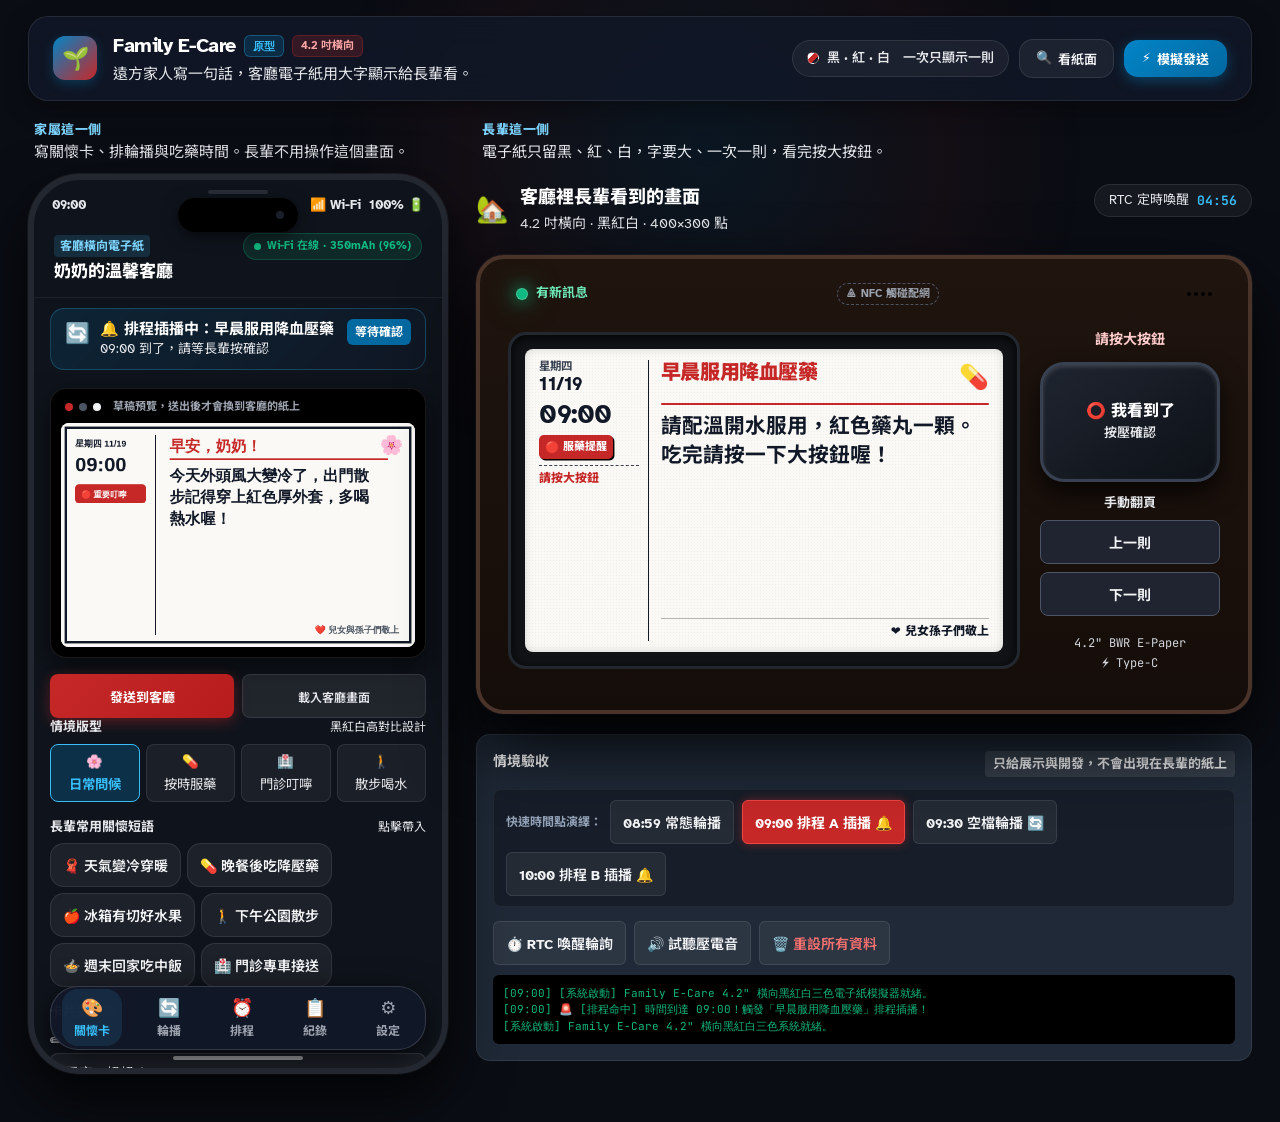
<file: index.html>
<!DOCTYPE html>
<html lang="zh-TW">
<head>
  <meta charset="UTF-8">
  <meta name="viewport" content="width=device-width, initial-scale=1.0">
  <meta http-equiv="Cache-Control" content="no-cache, no-store, must-revalidate">
  <meta http-equiv="Pragma" content="no-cache">
  <meta http-equiv="Expires" content="0">
  <title>Family E-Care — 遠端家庭關懷電子紙系統 (4.2" 黑紅白橫向版)</title>
  
  <!-- UI/UX Pro Max 規範：引入無障礙 Atkinson Hyperlegible 與 Noto Sans TC -->
  <link rel="preconnect" href="https://fonts.googleapis.com">
  <link rel="preconnect" href="https://fonts.gstatic.com" crossorigin>
  <link href="https://fonts.googleapis.com/css2?family=Atkinson+Hyperlegible:ital,wght@0,400;0,700;1,400;1,700&family=Noto+Sans+TC:wght@400;500;700;900&family=JetBrains+Mono:wght@500;700&display=swap" rel="stylesheet">
  <link rel="icon" href="favicon.svg" type="image/svg+xml">
  <link rel="icon" href="favicon.ico" sizes="32x32">
  <link rel="stylesheet" href="style.css?v=3.3">
</head>
<body>
  <a class="skip-link" href="#main-content">跳到主要內容</a>
  <div class="ambient-glow-bg"></div>

  <div class="layout-container">
    <!-- 頂端導航列 (依照 ui-ux-pro-max 規範：Accessible & High Contrast) -->
    <header class="navbar">
      <div class="brand">
        <div class="brand-logo-gem">
          <span class="logo-emoji">🌱</span>
        </div>
        <div class="brand-text">
          <div class="brand-badge-line">
            <h1>Family E-Care</h1>
            <span class="tag-version">原型</span>
            <span class="tag-spec">4.2 吋橫向</span>
          </div>
          <p class="subtext">遠方家人寫一句話，客廳電子紙用大字顯示給長輩看。</p>
        </div>
      </div>

      <div class="nav-controls">
        <p class="eink-spec-capsule">
          <span class="dot-tri-bwr" aria-hidden="true"></span>
          <span class="capsule-text">黑 · 紅 · 白　一次只顯示一則</span>
        </p>

        <div class="nav-actions">
          <button type="button" id="btnZoomToggle" class="btn-glass" title="放大檢視紙面與黑紅墨水">
            <span class="icon" aria-hidden="true">🔍</span> 看紙面
          </button>

          <button type="button" id="btnQuickDemo" class="btn-glow-primary">
            <span class="btn-spark" aria-hidden="true">⚡</span> 模擬發送
          </button>
        </div>
      </div>
    </header>

    <!-- 主展示工作區：左側現代手機 App + 右側客廳電子紙精品實體機 -->
    <main class="workspace" id="main-content" tabindex="-1">
      
      <!-- ========================================================= -->
      <!-- 視圖 A: 遠端子女端手機 App (iPhone 16 Pro 旗艦質感外框)    -->
      <!-- ========================================================= -->
      <section class="audience-column" aria-labelledby="family-app-heading">
        <div class="audience-heading">
          <p class="panel-kicker" id="family-app-heading">家屬這一側</p>
          <p class="panel-lead">寫關懷卡、排輪播與吃藥時間。長輩不用操作這個畫面。</p>
        </div>
      <div class="phone-frame">
        <div class="phone-speaker-earpiece"></div>

        <!-- 動態島 (Dynamic Island) 交互中心 -->
        <div class="dynamic-island-container">
          <div class="dynamic-island" id="dynamicIsland">
            <div class="di-idle">
              <span class="di-camera"></span>
            </div>
            <!-- 動態島展開時內容 -->
            <div class="di-expanded" id="diExpanded">
              <div class="di-avatar">👵</div>
              <div class="di-text">
                <span class="di-title" id="diTitle">客廳 E-Care 已收到</span>
                <span class="di-desc" id="diDesc">長輩按下了「我看到了」！</span>
              </div>
              <span class="di-badge" id="diBadge">已確認</span>
            </div>
          </div>
        </div>

        <!-- 手機頂部狀態列 -->
        <div class="status-bar">
          <span class="status-time" id="virtualPhoneClock">09:00</span>
          <div class="status-icons">
            <span class="signal-bar"><i></i><i></i><i></i><i></i></span>
            <span class="wifi-icon">📶 Wi-Fi</span>
            <span class="battery-icon">100% 🔋</span>
          </div>
        </div>

        <!-- App 頂部客廳識別資訊 -->
        <div class="app-top-header">
          <div class="app-room-info">
            <span class="room-pill">客廳橫向電子紙</span>
            <h2>奶奶的溫馨客廳</h2>
          </div>
          <div class="device-live-pill" id="appConnStatus">
            <span class="live-pulse"></span>
            <span>Wi-Fi 在線 · 350mAh (96%)</span>
          </div>
        </div>

        <!-- 當前運作模式即時指示徽章 -->
        <div class="mode-status-banner" id="modeStatusBanner">
          <div class="mode-badge-left">
            <span class="mode-icon-pulse" id="modeIconPulse">🔄</span>
            <div>
              <div class="mode-title" id="modeBannerTitle">智慧混合模式：常態輪播中</div>
              <div class="mode-detail" id="modeBannerDetail">指定 3 則常態訊息輪播中 · 等待 09:00 排程插播</div>
            </div>
          </div>
          <span class="mode-chip-status" id="modeChipStatus">運作中</span>
        </div>

        <!-- App 主體滾動內容區域 -->
        <div class="phone-scroll-body">

          <!-- -------------------------------------------------------- -->
          <!-- 分頁 1: 關懷卡視覺設計工作坊 (橫向黑紅白畫布)           -->
          <!-- -------------------------------------------------------- -->
          <div id="tab-designer" class="tab-content active">
            
            <!-- 即時畫布預覽展台 (橫向 600x380 映射) -->
            <div class="card-stage-container">
              <div class="card-stage-shadow"></div>
              <div class="canvas-mount landscape-mount">
                <div class="canvas-header-decor">
                  <span class="dot-red"></span>
                  <span class="dot-black"></span>
                  <span class="dot-white"></span>
                  <span class="mount-label">草稿預覽，送出後才會換到客廳的紙上</span>
                </div>
                <div class="canvas-wrapper-landscape">
                  <canvas id="designerCanvas" width="600" height="380"></canvas>
                </div>
              </div>
              
              <!-- 畫布快捷動作列 (不用滾動到底部即可隨時發送或同步) -->
              <div class="canvas-action-toolbar">
                <button type="button" id="btnQuickSend" class="btn-tool-send">發送到客廳</button>
                <button type="button" id="btnSyncFromDevice" class="btn-tool-sync">載入客廳畫面</button>
              </div>
            </div>

            <!-- 設計器控制面板 -->
            <div class="studio-panel">

              <!-- 版型情境選擇 -->
              <div class="form-section">
                <div class="section-label-row">
                  <label class="studio-label">情境版型</label>
                  <span class="label-hint">黑紅白高對比設計</span>
                </div>
                <div class="template-chips" id="templateSelector">
                  <button class="chip-btn active" data-tpl="greeting">
                    <span class="chip-icon">🌸</span>
                    <span class="chip-text">日常問候</span>
                  </button>
                  <button class="chip-btn" data-tpl="medicine">
                    <span class="chip-icon">💊</span>
                    <span class="chip-text">按時服藥</span>
                  </button>
                  <button class="chip-btn" data-tpl="calendar">
                    <span class="chip-icon">🏥</span>
                    <span class="chip-text">門診叮嚀</span>
                  </button>
                  <button class="chip-btn" data-tpl="walk">
                    <span class="chip-icon">🚶</span>
                    <span class="chip-text">散步喝水</span>
                  </button>
                </div>
              </div>

              <!-- 常用關懷短語庫 -->
              <div class="form-section">
                <div class="section-label-row">
                  <label class="studio-label">長輩常用關懷短語</label>
                  <span class="label-hint">點擊帶入</span>
                </div>
                <div class="phrase-bubbles" id="quickPhrases">
                  <button class="bubble" data-text="今天外頭風大變冷了，出門記得穿上紅色厚外套，多喝溫熱水喔！🌸" data-title="天氣轉涼提醒">🧣 天氣變冷穿暖</button>
                  <button class="bubble" data-text="降血壓藥在餐桌左邊白色盒子，晚餐後請記得吃一顆喔！💊" data-title="晚餐後服藥提醒">💊 晚餐後吃降壓藥</button>
                  <button class="bubble" data-text="客廳冰箱有切好的新鮮水梨，口渴記得拿出來吃喔！🍎" data-title="冰箱有水果">🍎 冰箱有切好水果</button>
                  <button class="bubble" data-text="下午陽光很舒服，出門到公園散散步，記得隨身帶溫水壺喔！🚶" data-title="公園散步走走">🚶 下午公園散步</button>
                  <button class="bubble" data-text="本週六大家一起回家陪您吃中飯，好期待吃您煮的滷肉！🥰" data-title="週末闔家聚餐">🍲 週末回家吃中飯</button>
                  <button class="bubble" data-text="週四上午 09:30 台大醫院回診，叔叔九點會準時開車到門口載您！🏥" data-title="週四台大門診">🏥 門診專車接送</button>
                </div>
              </div>

              <!-- 卡片主標題 -->
              <div class="form-section">
                <label class="studio-label">卡片主標題</label>
                <div class="input-with-icon">
                  <span class="input-icon">✏️</span>
                  <input type="text" id="designTitle" value="早安，奶奶！" class="modern-input" placeholder="輸入大字主標題">
                </div>
              </div>

              <!-- 長輩字體大小 -->
              <div class="form-section">
                <div class="section-label-row">
                  <label class="studio-label">長輩閱讀字級 (Atkinson Hyperlegible)</label>
                  <span class="label-hint">無障礙高辨識度</span>
                </div>
                <div class="font-toggle-group" id="fontSizeSelector">
                  <button class="font-chip" data-size="22">標準 22px</button>
                  <button class="font-chip active" data-size="26">大字 26px</button>
                  <button class="font-chip" data-size="30">特大 30px</button>
                </div>
              </div>

              <!-- 主題 Emoji 徽飾 -->
              <div class="form-section">
                <label class="studio-label">主題圖示 Emoji</label>
                <div class="emoji-carousel" id="emojiPicker" role="group" aria-label="主題圖示">
                  <button type="button" class="emoji-circle selected" aria-pressed="true" aria-label="花朵">🌸</button>
                  <button type="button" class="emoji-circle" aria-pressed="false" aria-label="藥品">💊</button>
                  <button type="button" class="emoji-circle" aria-pressed="false" aria-label="醫院">🏥</button>
                  <button type="button" class="emoji-circle" aria-pressed="false" aria-label="茶">🍵</button>
                  <button type="button" class="emoji-circle" aria-pressed="false" aria-label="長輩">👵</button>
                  <button type="button" class="emoji-circle" aria-pressed="false" aria-label="料理">🍲</button>
                  <button type="button" class="emoji-circle" aria-pressed="false" aria-label="圍巾">🧣</button>
                  <button type="button" class="emoji-circle" aria-pressed="false" aria-label="散步">🚶</button>
                  <button type="button" class="emoji-circle" aria-pressed="false" aria-label="水果">🍎</button>
                  <button type="button" class="emoji-circle" aria-pressed="false" aria-label="愛心">❤️</button>
                </div>
              </div>

              <!-- 關懷內文 -->
              <div class="form-section">
                <label class="studio-label">關懷內文 (橫向排版自適應換行)</label>
                <textarea id="designContent" rows="3" class="modern-textarea" placeholder="輸入你想對長輩說的心裡話...">今天外頭風大變冷了，出門散步記得穿上紅色厚外套，多喝熱水喔！</textarea>
              </div>

              <!-- 三色模式重點強調色 (紅 / 黑) -->
              <div class="form-section">
                <div class="section-label-row">
                  <label class="studio-label">電子紙重點強調色 (三色專用)</label>
                  <span class="label-hint">紅黑高對比</span>
                </div>
                <div class="tri-color-bar" id="triColorPicker">
                  <label class="color-radio-label active">
                    <input type="radio" name="designTriColor" value="#c62828" checked>
                    <span class="color-pill-indicator bg-eink-red"></span>
                    <span>醒目緋紅 (服藥/重要警示)</span>
                  </label>
                  <label class="color-radio-label">
                    <input type="radio" name="designTriColor" value="#1a1a1a">
                    <span class="color-pill-indicator bg-eink-black"></span>
                    <span>沉穩墨黑 (日常溫馨問候)</span>
                  </label>
                </div>
              </div>

              <!-- 親筆手寫簽名板 (子女真情筆跡) -->
              <div class="form-section">
                <div class="section-label-row">
                  <label class="studio-label">✍️ 親筆手寫真情筆跡 (紅色墨水)</label>
                  <button id="btnClearSignature" class="btn-text-sm">清除重寫</button>
                </div>
                <div class="signature-stage">
                  <canvas id="signatureCanvas" width="500" height="90" class="sig-pad"></canvas>
                  <span class="sig-guide-watermark">在此手寫祝福或愛心簽名 (支援滑鼠與觸控)</span>
                </div>
              </div>

              <!-- 署名 -->
              <div class="form-section">
                <label class="studio-label">署名祝福</label>
                <input type="text" id="designAuthor" value="兒女與孫子們敬上" class="modern-input">
              </div>

              <!-- 發送大按鈕 -->
              <button type="button" id="btnSendDesign" class="btn-action-send">
                <span class="send-glow"></span>
                <span class="send-text">🚀 發送卡片至客廳橫向電子紙</span>
              </button>
            </div>
          </div>

          <!-- -------------------------------------------------------- -->
          <!-- 分頁 2: 常態輪播管理 (指定 N 條輪播 ＋ 模式策略)         -->
          <!-- -------------------------------------------------------- -->
          <div id="tab-carousel" class="tab-content">
            <div class="content-header-card">
              <div class="header-badge-row">
                <h3>客廳常態輪播管理</h3>
                <span class="badge-accent" id="carouselSelectedCountBadge">已指定 3 則輪播</span>
              </div>
              <p>可以自選指定 N 條溫馨訊息常態輪播。此模式下可設定排程插播或純輪播不打擾。</p>
            </div>

            <!-- 系統運作策略設定 (滿足使用者提綱：常態輪播就不會啟動排程提醒 / 或混合模式) -->
            <div class="modern-card strategy-card">
              <div class="card-title-icon">
                <span class="icon-bubble">⚙️</span>
                <h4>輪播與排程協作模式 (廣播策略)</h4>
              </div>
              
              <div class="strategy-options-group">
                <label class="strategy-radio-item" id="optHybridMode">
                  <input type="radio" name="broadcastStrategy" value="hybrid" checked>
                  <div class="strategy-text-group">
                    <div class="strategy-title">
                      <strong>智慧混合模式 (推薦)</strong>
                      <span class="badge-mini-green">最靈活</span>
                    </div>
                    <p class="strategy-desc">
                      平常由指定 N 則常態訊息輪播；當到達排程時間（如 09:00 吃藥）時<strong>插播提醒</strong>，長輩按鍵確認後<strong>自動返回常態輪播</strong>！
                    </p>
                  </div>
                </label>

                <label class="strategy-radio-item" id="optCarouselOnlyMode">
                  <input type="radio" name="broadcastStrategy" value="carousel_only">
                  <div class="strategy-text-group">
                    <div class="strategy-title">
                      <strong>純常態輪播模式 (不啟動排程提醒)</strong>
                      <span class="badge-mini-gray">無排程打擾</span>
                    </div>
                    <p class="strategy-desc">
                      嚴格鎖定於指定 N 則常態訊息循環播放，<strong>完全不會啟動任何排程提醒</strong>，適合安靜休養、無定時服藥日。
                    </p>
                  </div>
                </label>
              </div>

              <!-- 輪播頻率設定 -->
              <div class="form-group-modern" style="margin-top: 14px;">
                <label class="studio-label">常態訊息輪播間隔</label>
                <select id="carouselInterval" class="modern-select">
                  <option value="15">每 15 分鐘更換下一則</option>
                  <option value="30" selected>每 30 分鐘更換下一則</option>
                  <option value="60">每 1 小時更換下一則</option>
                  <option value="manual">僅透過側邊按鈕手動換頁</option>
                </select>
              </div>
            </div>

            <!-- 新增輪播訊息 -->
            <div class="modern-card">
              <label class="studio-label">新增常態關懷訊息</label>
              <textarea id="carouselInput" class="modern-textarea" rows="2" placeholder="例：『客廳冰箱有切好的水梨，口渴記得拿出來吃喔！🍎』"></textarea>
              
              <div class="flex-row-gap" style="margin-top: 10px;">
                <select id="carouselTagSelect" class="modern-select">
                  <option value="🌸 日常問候">🌸 日常問候</option>
                  <option value="💊 生活叮嚀">💊 生活叮嚀</option>
                  <option value="🍎 飲食關懷">🍎 飲食關懷</option>
                  <option value="🚶 散步活動">🚶 散步活動</option>
                </select>
                <button id="btnAddCarousel" class="btn-solid-primary">＋ 加入儲存庫</button>
              </div>
            </div>

            <!-- 輪播訊息選擇清單 (使用者可打勾指定 N 條) -->
            <div class="section-label-row" style="margin: 16px 4px 8px 4px;">
              <span class="studio-label">勾選要加入輪播的訊息 (指定 N 條)</span>
              <span class="label-hint" id="carouselCheckSummary">已勾選 3 條</span>
            </div>
            
            <div class="carousel-cards-list" id="carouselList">
              <!-- 動態生成帶 Checkbox 的輪播清單 -->
            </div>
          </div>

          <!-- -------------------------------------------------------- -->
          <!-- 分頁 3: 排程提醒中心 (支援單次顯示回輪播 / 空檔可選輪播)  -->
          <!-- -------------------------------------------------------- -->
          <div id="tab-schedule" class="tab-content">
            <div class="content-header-card">
              <div class="header-badge-row">
                <h3>智慧定時排程提醒</h3>
                <span class="badge-accent">定點精準通知</span>
              </div>
              <p>一條條時間定點提醒。可設定提醒顯示一次後切換回常態輪播，並自選排程空檔時的顯示行為。</p>
            </div>

            <!-- 排程空檔時間行為設定 (滿足使用者提綱：中間時間常態輪播或沒有都可以) -->
            <div class="modern-card interim-card">
              <div class="card-title-icon">
                <span class="icon-bubble">⏳</span>
                <h4>排程與排程之間的空檔時間行為</h4>
              </div>
              <p class="card-desc-text">
                例如排了 <strong>09:00 一個訊息</strong>、<strong>10:00 一個訊息</strong>，在這中間的一小時空檔：
              </p>

              <div class="interim-toggle-grid">
                <label class="interim-option-card active" id="lblInterimCarousel">
                  <input type="radio" name="interimBehavior" value="carousel" checked>
                  <div class="interim-content">
                    <div class="interim-title">🔄 空檔進行常態輪播</div>
                    <div class="interim-desc">顯示指定 N 條日常關懷訊息循環</div>
                  </div>
                </label>

                <label class="interim-option-card" id="lblInterimBlank">
                  <input type="radio" name="interimBehavior" value="idle">
                  <div class="interim-content">
                    <div class="interim-title">⚪ 空檔無訊息 / 靜止大時鐘</div>
                    <div class="interim-desc">不播放輪播，僅維持大時鐘與日曆</div>
                  </div>
                </label>
              </div>
            </div>

            <!-- 新增排程項目表單 -->
            <div class="modern-card">
              <div class="card-title-icon">
                <span class="icon-bubble">➕</span>
                <h4>新增定時排程提醒</h4>
              </div>

              <label class="studio-label">提醒標題</label>
              <input type="text" id="scheduleTitle" class="modern-input" placeholder="例如: 09:00 吃降血壓藥">

              <div class="flex-row-gap" style="margin-top: 10px;">
                <select id="scheduleCategory" class="modern-select">
                  <option value="med">💊 服藥提醒 (紅色強調)</option>
                  <option value="clinic">🏥 門診醫院 (紅色強調)</option>
                  <option value="water">💧 喝水補充</option>
                  <option value="walk">🚶 散步運動</option>
                  <option value="family">💌 家人問候</option>
                </select>
                <input type="time" id="scheduleTime" class="modern-input" value="09:00">
              </div>

              <label class="studio-label" style="margin-top: 10px;">叮嚀內容</label>
              <textarea id="scheduleContent" class="modern-textarea" rows="2" placeholder="配溫開水服用，紅色藥丸一顆！"></textarea>

              <!-- 單次觸發後的行為 (滿足：顯示了一次 就變成常態輪播) -->
              <div class="post-trigger-row" style="margin-top: 12px;">
                <label class="checkbox-container">
                  <input type="checkbox" id="scheduleAfterAckReturnCarousel" checked>
                  <span class="checkmark"></span>
                  <span class="checkbox-label">
                    長輩按下「我看到了」確認後，<strong>自動切換回常態輪播</strong>
                  </span>
                </label>
              </div>

              <button id="btnAddSchedule" class="btn-solid-primary btn-block" style="margin-top: 14px;">＋ 建立定時排程提醒</button>
            </div>

            <!-- 排程時間軸清單 -->
            <div class="section-label-row" style="margin: 16px 4px 8px 4px;">
              <span class="studio-label">排程時間軸</span>
              <span class="label-hint">按時間先後排序</span>
            </div>

            <div class="schedule-cards-list" id="scheduleList">
              <!-- 動態生成排程項目 -->
            </div>
          </div>

          <!-- -------------------------------------------------------- -->
          <!-- 分頁 4: 歷史紀錄與長輩反饋                               -->
          <!-- -------------------------------------------------------- -->
          <div id="tab-history" class="tab-content">
            <div class="content-header-card">
              <h3>家庭關懷紀錄與長輩反饋</h3>
              <p>完整紀錄每一則關懷的發送時間、閱讀確認狀態與長輩反應反饋</p>
            </div>

            <div class="stats-counter-grid">
              <div class="stat-card">
                <span class="stat-val" id="statTotal">0</span>
                <span class="stat-name">發送總次數</span>
              </div>
              <div class="stat-card highlight-green">
                <span class="stat-val text-green" id="statRead">0</span>
                <span class="stat-name">長輩按鍵已讀</span>
              </div>
              <div class="stat-card highlight-amber">
                <span class="stat-val text-amber" id="statPending">0</span>
                <span class="stat-name">等待長輩按鍵</span>
              </div>
            </div>

            <div class="history-feed" id="historyTableBody">
              <!-- 時間軸卡片流水帳 -->
            </div>
          </div>

          <!-- -------------------------------------------------------- -->
          <!-- 分頁 5: 設備與 NFC 配網                                  -->
          <!-- -------------------------------------------------------- -->
          <div id="tab-settings" class="tab-content">
            <div class="content-header-card">
              <h3>裝置連網與低功耗管理</h3>
              <p>NFC 專職初次觸碰配網，日常遠端訊息由家庭 Wi-Fi ＋ 350mAh 鋰電維持</p>
            </div>

            <form class="modern-card" id="nfcProvisionForm" autocomplete="off" onsubmit="return false;">
              <div class="card-title-icon">
                <span class="icon-bubble" aria-hidden="true">📲</span>
                <h4>第一次把家裡的 Wi-Fi 寫進裝置</h4>
              </div>
              <p class="card-desc-text">換路由器或剛拆箱時，手機貼近裝置一下即可。平常傳訊息走 Wi-Fi，不再用 NFC。</p>
              
              <div class="form-group-modern">
                <label for="cfgWifiSsid">家用 Wi-Fi 名稱（2.4GHz）</label>
                <input type="text" id="cfgWifiSsid" class="modern-input" value="Home_Care_2.4G" autocomplete="username">
              </div>

              <div class="form-group-modern">
                <label for="cfgWifiPass">家用 Wi-Fi 密碼</label>
                <input type="password" id="cfgWifiPass" class="modern-input" value="CareGrandma2026" autocomplete="current-password">
              </div>

              <button type="button" id="btnSimulateNfc" class="btn-nfc-touch">
                <span class="nfc-wave" aria-hidden="true"></span>
                <span>模擬手機貼近配網</span>
              </button>
            </form>

            <div class="modern-card">
              <div class="card-title-icon">
                <span class="icon-bubble">🔋</span>
                <h4>350mAh 電源健康與續航估算</h4>
              </div>

              <div class="battery-meter-container">
                <div class="meter-track">
                  <div class="meter-fill" style="width: 96%;"></div>
                </div>
                <div class="meter-info-row">
                  <span>剩餘電量: 96% (3.7V / 336mAh)</span>
                  <span class="badge-status-green">預估待機: 38 天</span>
                </div>
              </div>

              <p class="card-desc-text" style="margin-top: 10px;">
                採用 <strong>STM32L4 / ESP32-C3 Deep Sleep (<15µA)</strong> 深度睡眠架構，每 5 分鐘 RTC 短暫喚醒 1.5 秒向雲端查詢新訊息。
              </p>
            </div>

            <div class="modern-card spec-summary-card">
              <h4>🏷️ 產品規格與售價指標</h4>
              <ul>
                <li>螢幕規格：<strong>4.2 吋黑紅白 (BWR) 三色電子紙 · 橫向顯示</strong></li>
                <li>目標建議零售價：<strong>NT$2,000 (約 RMB 300) 以內</strong></li>
                <li>主控核心架構：<strong>低成本 MCU ＋ 獨立 Wi-Fi (量產單晶片 ESP32-C3)</strong></li>
                <li>充電介面：<strong>USB Type-C (5V 500mA)</strong></li>
              </ul>
            </div>
          </div>

        </div>

        <!-- App 底部浮動標籤導航列 (iOS 磨砂玻璃風格) -->
        <nav class="app-bottom-bar" aria-label="家屬功能">
          <button type="button" class="nav-tab-item active" data-tab="tab-designer" aria-current="page">
            <span class="tab-emoji" aria-hidden="true">🎨</span>
            <span class="tab-title">關懷卡</span>
          </button>
          <button type="button" class="nav-tab-item" data-tab="tab-carousel">
            <span class="tab-emoji" aria-hidden="true">🔄</span>
            <span class="tab-title">輪播</span>
          </button>
          <button type="button" class="nav-tab-item" data-tab="tab-schedule">
            <span class="tab-emoji" aria-hidden="true">⏰</span>
            <span class="tab-title">排程</span>
          </button>
          <button type="button" class="nav-tab-item" data-tab="tab-history">
            <span class="tab-emoji" aria-hidden="true">📋</span>
            <span class="tab-title">紀錄</span>
          </button>
          <button type="button" class="nav-tab-item" data-tab="tab-settings">
            <span class="tab-emoji" aria-hidden="true">⚙️</span>
            <span class="tab-title">設定</span>
          </button>
        </nav>

        <div class="phone-home-indicator" aria-hidden="true"></div>
      </div>
      </section>

      <!-- ========================================================= -->
      <!-- 視圖 B: 客廳 4.2 吋黑紅白橫向電子紙實體模擬器              -->
      <!-- ========================================================= -->
      <section class="device-simulator-showcase" aria-labelledby="device-heading">
        <div class="audience-heading">
          <p class="panel-kicker">長輩這一側</p>
          <p class="panel-lead">電子紙只留黑、紅、白，字要大、一次一則，看完按大按鈕。</p>
        </div>
        <div class="showcase-header">
          <div class="device-title-tag">
            <span class="tag-icon" aria-hidden="true">🏡</span>
            <div>
              <h3 id="device-heading">客廳裡長輩看到的畫面</h3>
              <span class="tag-meta">4.2 吋橫向 · 黑紅白 · 400×300 點</span>
            </div>
          </div>

          <div class="rtc-timer-capsule">
            <span class="rtc-label">RTC 定時喚醒</span>
            <span class="rtc-clock" id="pollCountdown">04:59</span>
          </div>
        </div>

        <!-- 擬真機身包覆容器 (橫向相框造型) -->
        <div class="device-chassis-wrapper landscape-chassis">
          
          <!-- 精密木質 / 溫潤陶瓷橫向外殼 -->
          <div class="hardware-enclosure landscape-enclosure" id="deviceCasing">
            
            <!-- 頂部精密儀表列：微孔呼吸 LED、NFC 觸碰標識、壓電蜂鳴音孔 -->
            <div class="enclosure-top-bar">
              <div class="led-indicator-group">
                <div class="optical-led" id="deviceLed"></div>
                <span class="optical-led-label" id="ledLabel">休眠待機中</span>
              </div>

              <div class="nfc-target-mark" id="deviceNfcBadge" title="手機初次配對觸碰點">
                <span class="nfc-icon-symbol">⟁</span>
                <span>NFC 觸碰配網</span>
              </div>

              <div class="piezo-grille" title="3V 壓電蜂鳴器喇叭孔">
                <span class="grille-hole"></span>
                <span class="grille-hole"></span>
                <span class="grille-hole"></span>
                <span class="grille-hole"></span>
              </div>
            </div>

            <!-- 主體橫向排版：左側螢幕 ＋ 右側人體工學按鈕群 -->
            <div class="landscape-main-body">
              
              <!-- 4.2 吋黑紅白橫向電子紙螢幕外框 -->
              <div class="epaper-bezel landscape-bezel">
                <div class="epaper-display-screen landscape-screen" id="epaperScreen">
                  
                  <!-- 3.8 秒分階段電子紙顆粒物理刷新覆蓋層 -->
                  <div class="refresh-stage-overlay" id="refreshOverlay">
                    <div class="phase-chip" id="refreshPhaseTitle">全黑全白清除...</div>
                    <div class="particle-spinner"></div>
                    <div class="refresh-countdown">
                      黑紅白微膠囊偏轉中<br>
                      <span id="refreshTimer">3.8s</span>
                    </div>
                    <span class="eink-physics-note">雙穩態微膠囊顆粒偏轉 · 刷新完畢零功耗維持</span>
                  </div>

                  <!-- 微米紙紋覆蓋層 (防眩光自然漫反射) -->
                  <div class="matte-paper-texture"></div>

                  <!-- 電子紙內部真實排版視圖 (橫向黑紅白版面) -->
                  <div class="epaper-render-content landscape-render" id="epaperContent">
                    
                    <!-- 橫向雙欄式版面架構 -->
                    <div class="landscape-layout-grid">
                      
                      <!-- 左欄：日期、大時鐘、狀態印章 -->
                      <aside class="epd-left-column">
                        <div class="epd-date-block">
                          <span class="epd-day-name" id="epdDayOfWeek">星期四</span>
                          <span class="epd-date-num" id="epdDateNum">11/19</span>
                        </div>

                        <div class="epd-big-clock" id="epdClock">09:00</div>

                        <!-- 醒目的三色模式狀態徽飾印章 -->
                        <div class="epd-stamp-badge" id="epdStampBadge">
                          <span class="stamp-icon" id="epdStampIcon">🔴</span>
                          <span class="stamp-text" id="epdStampText">服藥提醒</span>
                        </div>

                        <div class="epd-channel-info" id="epdChannelInfo">
                          <span>排程插播 (等待確認)</span>
                        </div>
                      </aside>

                      <!-- 右欄：大字標題、關懷內容、手寫筆跡、溫馨署名 -->
                      <main class="epd-right-column">
                        <div class="epd-header-row">
                          <span class="epd-headline" id="epdTitle">早安，奶奶！</span>
                          <span class="epd-emoji-badge" id="epdEmoji">🌸</span>
                        </div>

                        <div class="epd-accent-rule" id="epdDivider"></div>

                        <p class="epd-paragraph" id="epdText">
                          今天外頭風大變冷了，出門散步記得穿上紅色厚外套，多喝熱水喔！
                        </p>

                        <!-- 手寫筆跡渲染區 (紅色墨水印記) -->
                        <div class="epd-signature-display" id="epdSignatureDisplay">
                          <!-- 動態將 canvas 手繪內容顯示在此 -->
                        </div>

                        <div class="epd-sign-zone" id="epdFooter">
                          <span>❤️ 兒女與孫子們敬上</span>
                        </div>
                      </main>

                    </div>
                  </div>

                </div>
              </div>

              <!-- 右側人體工學按鈕操作區 -->
              <div class="landscape-controls-column">
                <div class="button-action-hint" id="buttonHint">長輩收到請按 👇</div>
                
                <!-- 大顆實體「我看到了 / 收到」按鍵 (G-1) -->
                <button type="button" id="btnDeviceConfirm" class="ergonomic-tactile-btn landscape-confirm-btn" aria-label="我看到了，按壓確認">
                  <span class="tactile-cap">⭕ 我看到了<br><small>按壓確認</small></span>
                </button>

                <!-- 側邊微動換頁開關 (G-2) -->
                <div class="landscape-side-rockers">
                  <span class="rocker-hint">手動翻頁</span>
                  <div class="rocker-pair">
                    <button type="button" class="side-rocker-btn" id="btnSidePrev" aria-label="上一則訊息">上一則</button>
                    <button type="button" class="side-rocker-btn" id="btnSideNext" aria-label="下一則訊息">下一則</button>
                  </div>
                </div>

                <div class="device-product-series-mini">
                  <span>4.2" BWR E-Paper</span>
                  <span>⚡ Type-C</span>
                </div>
              </div>

            </div>

          </div>
        </div>

        <!-- 模擬器運作除錯與測試輔助面板 (包含使用者核心排程測試按鈕) -->
        <div class="test-bench-card">
          <div class="bench-header">
            <h4>情境驗收</h4>
            <span class="bench-tag">只給展示與開發，不會出現在長輩的紙上</span>
          </div>

          <!-- 核心業務邏輯快捷驗收場景 -->
          <div class="scenario-testing-bar">
            <span class="scenario-label">快速時間點演繹：</span>
            <button class="btn-scenario-step" id="btnSimTime0859" title="模擬 08:59 常態輪播中">
              08:59 常態輪播
            </button>
            <button class="btn-scenario-step active-scenario" id="btnSimTime0900" title="模擬 09:00 排程訊息到達，插播！">
              09:00 排程 A 插播 🔔
            </button>
            <button class="btn-scenario-step" id="btnSimTime0930" title="模擬確認後 09:30 空檔輪播">
              09:30 空檔輪播 🔄
            </button>
            <button class="btn-scenario-step" id="btnSimTime1000" title="模擬 10:00 排程 B 到達，再次插播！">
              10:00 排程 B 插播 🔔
            </button>
          </div>

          <div class="bench-actions">
            <button id="btnTriggerPoll" class="btn-sm-bench">⏱️ RTC 喚醒輪詢</button>
            <button id="btnTestBuzzer" class="btn-sm-bench">🔊 試聽壓電音</button>
            <button id="btnResetAll" class="btn-sm-bench btn-reset">🗑️ 重設所有資料</button>
          </div>
          
          <div class="bench-console" id="simLogs">
            [系統啟動] Family E-Care 4.2" 橫向黑紅白三色系統就緒。<br>
          </div>
        </div>
      </section>

    </main>
  </div>

  <script src="app.js?v=3.3"></script>
</body>
</html>
</file>
<file: style.css>
/* ==============================================================================
   Family E-Care — 遠端家庭關懷電子紙系統 (4.2" 黑紅白橫向版)
   遵循 UI/UX Pro Max 規範：Accessible & Ethical + E-Ink Paper + 橫向工藝設計
   ============================================================================== */

:root {
  /* --- UI/UX Pro Max 無障礙與 E-ink 黑紅白核心色票 --- */
  --ink-black: #111827;         /* 深層墨黑 (高對比 WCAG AAA) */
  --ink-secondary: #374151;     /* 次要文字黑 */
  --eink-red: #c62828;          /* 4.2" 電子紙專用飽和緋紅 (重要警示/服藥) */
  --eink-red-light: #fee2e2;    /* 淺紅警示底色 */
  --paper-bg: #fbf9f5;          /* 模擬電子紙天然微米無眩光米白紙底 */
  --paper-border: #d1d5db;      /* 電子紙邊框灰 */

  /* --- 現代控制台深色背景 (Deep Slate & Calm Blue) --- */
  --bg-primary: #0a0d14;        /* 主背景極致深黑 Slate */
  --bg-surface: #111827;        /* 卡片表面深色 */
  --bg-surface-elevated: #1f2937;
  --bg-surface-glass: rgba(17, 24, 39, 0.85);
  --border-color: rgba(255, 255, 255, 0.09);
  --border-focus: #38bdf8;

  --color-primary: #0284c7;     /* 信任藍 (WCAG AA) */
  --color-primary-hover: #0369a1;
  --color-accent-green: #10b981;/* 健康綠 */
  --color-accent-amber: #f59e0b;/* 提醒琥珀 */

  /* --- 橫向外殼材質 (北歐胡桃木質) --- */
  --casing-wood-1: #2a1b14;
  --casing-wood-2: #1e120c;
  --casing-wood-border: #4a3328;
  --casing-bezel: #18191c;

  /* --- 字體規格 --- */
  --font-main: 'Atkinson Hyperlegible', 'Noto Sans TC', system-ui, -apple-system, sans-serif;
  --font-mono: 'JetBrains Mono', monospace;

  /* --- 圓角與陰影 --- */
  --radius-sm: 8px;
  --radius-md: 14px;
  --radius-lg: 20px;
  --radius-xl: 32px;
  --shadow-sm: 0 2px 6px rgba(0, 0, 0, 0.2);
  --shadow-md: 0 8px 24px rgba(0, 0, 0, 0.35);
  --shadow-lg: 0 20px 48px rgba(0, 0, 0, 0.55);
  --shadow-glow-red: 0 0 24px rgba(198, 40, 40, 0.35);
}

/* --- 全域重設 --- */
*, *::before, *::after {
  box-sizing: border-box;
  margin: 0;
  padding: 0;
}

body {
  font-family: var(--font-main);
  background-color: var(--bg-primary);
  color: #f3f4f6;
  min-height: 100vh;
  overflow-x: hidden;
  position: relative;
  line-height: 1.5;
  -webkit-font-smoothing: antialiased;
}

/* 氛圍環境光暈背景 */
.ambient-glow-bg {
  position: fixed;
  top: -150px;
  left: 20%;
  width: 900px;
  height: 600px;
  background: radial-gradient(circle, rgba(2, 132, 199, 0.08) 0%, rgba(198, 40, 40, 0.05) 45%, transparent 70%);
  pointer-events: none;
  z-index: 0;
}

.layout-container {
  max-width: 1720px;
  margin: 0 auto;
  padding: 16px 28px 48px 28px;
  position: relative;
  z-index: 1;
}

/* ==============================================================================
   頂端導航列 (Navbar)
   ============================================================================== */
.skip-link {
  position: absolute;
  left: 12px;
  top: -48px;
  z-index: 100;
  background: #ffffff;
  color: #111827;
  font-weight: 800;
  padding: 10px 14px;
  border-radius: 10px;
}

.skip-link:focus {
  top: 12px;
}

.navbar {
  display: flex;
  align-items: center;
  justify-content: space-between;
  flex-wrap: wrap;
  gap: 12px 20px;
  padding: 14px 24px;
  background: var(--bg-surface-glass);
  backdrop-filter: blur(16px);
  -webkit-backdrop-filter: blur(16px);
  border: 1px solid var(--border-color);
  border-radius: var(--radius-lg);
  margin-bottom: 20px;
  box-shadow: var(--shadow-md);
}

.brand {
  display: flex;
  align-items: center;
  gap: 16px;
  min-width: 0;
  flex: 1 1 280px;
}

.brand-logo-gem {
  width: 44px;
  height: 44px;
  border-radius: 12px;
  background: linear-gradient(135deg, #0284c7 0%, #c62828 100%);
  display: flex;
  align-items: center;
  justify-content: center;
  font-size: 22px;
  box-shadow: 0 4px 12px rgba(2, 132, 199, 0.3);
}

.brand-text {
  min-width: 0;
}

.brand-badge-line {
  display: flex;
  align-items: center;
  flex-wrap: wrap;
  gap: 8px;
}

.brand-badge-line h1 {
  font-size: 20px;
  font-weight: 800;
  color: #ffffff;
  letter-spacing: -0.5px;
}

.tag-version {
  font-size: 11px;
  font-weight: 700;
  font-family: var(--font-mono);
  background: rgba(2, 132, 199, 0.2);
  color: #38bdf8;
  padding: 2px 8px;
  border-radius: 6px;
  border: 1px solid rgba(56, 189, 248, 0.3);
}

.tag-spec {
  font-size: 11px;
  font-weight: 700;
  background: rgba(198, 40, 40, 0.2);
  color: #fca5a5;
  padding: 2px 8px;
  border-radius: 6px;
  border: 1px solid rgba(198, 40, 40, 0.3);
}

.subtext {
  font-size: 15px;
  color: #e5e7eb;
  margin-top: 2px;
  max-width: 36rem;
}

.nav-controls {
  display: flex;
  align-items: center;
  justify-content: flex-end;
  flex-wrap: wrap;
  gap: 10px;
}

.nav-actions {
  display: flex;
  align-items: center;
  gap: 10px;
}

.eink-spec-capsule {
  display: flex;
  align-items: center;
  gap: 8px;
  padding: 8px 14px;
  background: rgba(255, 255, 255, 0.05);
  border: 1px solid var(--border-color);
  border-radius: 30px;
  font-size: 13px;
  font-weight: 600;
  color: #e5e7eb;
}

.dot-tri-bwr {
  width: 12px;
  height: 12px;
  border-radius: 50%;
  background: linear-gradient(135deg, #ffffff 33%, #c62828 33% 66%, #111827 66%);
  border: 1px solid rgba(255, 255, 255, 0.3);
}

.btn-glass {
  background: rgba(255, 255, 255, 0.06);
  border: 1px solid var(--border-color);
  color: #f3f4f6;
  padding: 9px 16px;
  border-radius: var(--radius-md);
  font-size: 13px;
  font-weight: 600;
  cursor: pointer;
  display: inline-flex;
  align-items: center;
  gap: 6px;
  transition: all 0.2s cubic-bezier(0.16, 1, 0.3, 1);
}

.btn-glass:hover {
  background: rgba(255, 255, 255, 0.12);
  transform: translateY(-1px);
}

.btn-glass.active-zoom {
  background: rgba(2, 132, 199, 0.25);
  border-color: #38bdf8;
  color: #38bdf8;
}

.btn-glow-primary {
  background: linear-gradient(135deg, #0284c7 0%, #0369a1 100%);
  color: #ffffff;
  border: none;
  padding: 9px 18px;
  border-radius: var(--radius-md);
  font-size: 13px;
  font-weight: 700;
  cursor: pointer;
  display: inline-flex;
  align-items: center;
  gap: 6px;
  box-shadow: 0 4px 14px rgba(2, 132, 199, 0.4);
  transition: all 0.2s cubic-bezier(0.16, 1, 0.3, 1);
}

.btn-glow-primary:hover {
  filter: brightness(1.1);
  transform: translateY(-1px);
}

/* ==============================================================================
   主展示工作區 (Workspace Layout)
   ============================================================================== */
.workspace {
  display: grid;
  grid-template-columns: minmax(0, 420px) minmax(0, 1fr);
  gap: 28px;
  align-items: start;
}

.workspace > * {
  min-width: 0;
  max-width: 100%;
}

.audience-column {
  width: 100%;
  max-width: 440px;
  display: flex;
  flex-direction: column;
  gap: 10px;
}

.audience-heading {
  display: flex;
  flex-direction: column;
  gap: 2px;
  padding: 0 6px;
}

.panel-kicker {
  font-size: 13px;
  font-weight: 800;
  letter-spacing: 0.04em;
  color: #7dd3fc;
}

.panel-lead {
  font-size: 15px;
  line-height: 1.45;
  color: #e5e7eb;
}

@media (max-width: 1040px) {
  .workspace {
    grid-template-columns: 1fr;
    justify-items: center;
  }

  .device-simulator-showcase,
  .audience-column {
    width: 100%;
    max-width: 720px;
  }
}

/* ==============================================================================
   視圖 A: 遠端子女端手機 App (iPhone 16 Pro 外框)
   ============================================================================== */
.phone-frame {
  width: 100%;
  max-width: 100%;
  height: 900px;
  background: #0f141c;
  border-radius: 52px;
  border: 6px solid #232730;
  box-shadow: 0 25px 60px rgba(0, 0, 0, 0.8), 0 0 0 1px rgba(255, 255, 255, 0.08);
  position: relative;
  display: flex;
  flex-direction: column;
  overflow: hidden;
}

.phone-speaker-earpiece {
  position: absolute;
  top: 10px;
  left: 50%;
  transform: translateX(-50%);
  width: 60px;
  height: 4px;
  background: #2a2e38;
  border-radius: 4px;
  z-index: 20;
}

/* 動態島 (Dynamic Island) */
.dynamic-island-container {
  position: absolute;
  top: 18px;
  left: 0;
  right: 0;
  display: flex;
  justify-content: center;
  z-index: 30;
  pointer-events: none;
}

.dynamic-island {
  background: #000000;
  height: 34px;
  width: 120px;
  border-radius: 20px;
  transition: all 0.45s cubic-bezier(0.16, 1, 0.3, 1);
  display: flex;
  align-items: center;
  justify-content: center;
  padding: 0 12px;
  color: #ffffff;
  overflow: hidden;
  box-shadow: 0 4px 16px rgba(0, 0, 0, 0.6);
}

.dynamic-island.expanded {
  width: 380px;
  height: 64px;
  border-radius: 26px;
  background: #111827;
  border: 1px solid rgba(255, 255, 255, 0.15);
  box-shadow: 0 12px 32px rgba(0, 0, 0, 0.8), 0 0 20px rgba(16, 185, 129, 0.3);
}

.di-idle {
  display: flex;
  align-items: center;
  justify-content: flex-end;
  width: 100%;
}

.di-camera {
  width: 12px;
  height: 12px;
  background: #1a1e28;
  border-radius: 50%;
  border: 2px solid #000;
}

.di-expanded {
  display: none;
  width: 100%;
  align-items: center;
  justify-content: space-between;
  gap: 12px;
}

.dynamic-island.expanded .di-idle {
  display: none;
}

.dynamic-island.expanded .di-expanded {
  display: flex;
}

.di-avatar {
  font-size: 26px;
  background: rgba(255, 255, 255, 0.1);
  width: 40px;
  height: 40px;
  border-radius: 50%;
  display: flex;
  align-items: center;
  justify-content: center;
}

.di-text {
  flex: 1;
  display: flex;
  flex-direction: column;
}

.di-title {
  font-size: 13px;
  font-weight: 700;
  color: #10b981;
}

.di-desc {
  font-size: 12px;
  color: #e5e7eb;
}

.di-badge {
  background: rgba(16, 185, 129, 0.2);
  color: #34d399;
  border: 1px solid rgba(16, 185, 129, 0.4);
  font-size: 11px;
  font-weight: 700;
  padding: 3px 8px;
  border-radius: 8px;
}

/* 狀態列 */
.status-bar {
  display: flex;
  justify-content: space-between;
  align-items: center;
  gap: 8px;
  padding: 16px 18px 8px 18px;
  font-size: 13px;
  font-weight: 700;
  color: #e5e7eb;
  z-index: 10;
}

.status-icons {
  display: flex;
  align-items: center;
  justify-content: flex-end;
  gap: 8px;
  min-width: 0;
}

/* App 頂端房間標頭 */
.app-top-header {
  padding: 10px 20px 12px 20px;
  display: flex;
  align-items: flex-start;
  justify-content: space-between;
  gap: 8px 12px;
  flex-wrap: wrap;
  border-bottom: 1px solid rgba(255, 255, 255, 0.06);
}

.app-room-info h2 {
  font-size: 17px;
  font-weight: 800;
  color: #ffffff;
}

.room-pill {
  font-size: 12px;
  font-weight: 700;
  color: #7dd3fc;
  background: rgba(56, 189, 248, 0.15);
  padding: 2px 6px;
  border-radius: 4px;
  display: inline-block;
  margin-bottom: 2px;
}

.device-live-pill {
  display: flex;
  align-items: center;
  gap: 6px;
  font-size: 11px;
  font-weight: 600;
  color: #10b981;
  background: rgba(16, 185, 129, 0.12);
  border: 1px solid rgba(16, 185, 129, 0.25);
  padding: 4px 10px;
  border-radius: 20px;
}

.live-pulse {
  width: 7px;
  height: 7px;
  background: #10b981;
  border-radius: 50%;
  animation: pulseLive 2s infinite;
}

@keyframes pulseLive {
  0% { transform: scale(0.95); box-shadow: 0 0 0 0 rgba(16, 185, 129, 0.7); }
  70% { transform: scale(1); box-shadow: 0 0 0 6px rgba(16, 185, 129, 0); }
  100% { transform: scale(0.95); box-shadow: 0 0 0 0 rgba(16, 185, 129, 0); }
}

/* 當前運作模式指示 Banner */
.mode-status-banner {
  margin: 10px 16px 4px 16px;
  padding: 10px 14px;
  background: linear-gradient(135deg, rgba(2, 132, 199, 0.15) 0%, rgba(17, 24, 39, 0.7) 100%);
  border: 1px solid rgba(56, 189, 248, 0.25);
  border-radius: var(--radius-md);
  display: flex;
  align-items: flex-start;
  justify-content: space-between;
  gap: 8px;
}

.mode-badge-left {
  display: flex;
  align-items: flex-start;
  gap: 10px;
  min-width: 0;
  flex: 1;
}

.mode-badge-left > div {
  min-width: 0;
}

.mode-icon-pulse {
  font-size: 20px;
}

.mode-title {
  font-size: 15px;
  font-weight: 700;
  color: #ffffff;
  line-height: 1.4;
}

.mode-detail {
  font-size: 13px;
  color: #e5e7eb;
  line-height: 1.45;
}

.mode-chip-status {
  flex-shrink: 0;
  font-size: 12px;
  font-weight: 700;
  background: #0369a1;
  color: #ffffff;
  padding: 4px 8px;
  border-radius: 6px;
  white-space: nowrap;
}

/* 手機 App 滾動主體 */
.phone-scroll-body {
  flex: 1;
  overflow-y: auto;
  padding: 14px 16px 96px 16px; /* 增加底部 padding 防止導航列遮擋發送按鈕 */
  scrollbar-width: thin;
  scrollbar-color: rgba(255, 255, 255, 0.2) transparent;
}

.phone-scroll-body::-webkit-scrollbar {
  width: 5px;
}

.phone-scroll-body::-webkit-scrollbar-thumb {
  background: rgba(255, 255, 255, 0.2);
  border-radius: 4px;
}

/* App 底部浮動導航列 */
.app-bottom-bar {
  position: absolute;
  bottom: 18px;
  left: 16px;
  right: 16px;
  height: 64px;
  background: rgba(17, 24, 39, 0.95);
  backdrop-filter: blur(20px);
  -webkit-backdrop-filter: blur(20px);
  border: 1px solid rgba(255, 255, 255, 0.15);
  border-radius: 28px;
  display: flex;
  align-items: center;
  justify-content: space-around;
  box-shadow: 0 8px 32px rgba(0, 0, 0, 0.7);
  z-index: 25;
}

.nav-tab-item {
  background: transparent;
  border: none;
  color: #9ca3af;
  display: flex;
  flex-direction: column;
  align-items: center;
  gap: 2px;
  cursor: pointer;
  padding: 8px 12px;
  border-radius: 16px;
  transition: all 0.2s cubic-bezier(0.16, 1, 0.3, 1);
  min-width: 52px;
  min-height: 48px;
}

.nav-tab-item.active {
  color: #38bdf8;
  background: rgba(56, 189, 248, 0.12);
}

.nav-tab-item .tab-emoji {
  font-size: 18px;
}

.nav-tab-item .tab-title {
  font-size: 12px;
  font-weight: 700;
}

.phone-home-indicator {
  position: absolute;
  bottom: 8px;
  left: 50%;
  transform: translateX(-50%);
  width: 130px;
  height: 4px;
  background: #ffffff;
  border-radius: 4px;
  opacity: 0.6;
}

/* 分頁切換動畫 */
.tab-content {
  display: none;
}

.tab-content.active {
  display: block;
  animation: fadeInTab 0.25s ease-out;
}

@keyframes fadeInTab {
  from { opacity: 0; transform: translateY(6px); }
  to { opacity: 1; transform: translateY(0); }
}

/* ==============================================================================
   工作坊設計器 (Card Studio) & 橫向畫布
   ============================================================================== */
.canvas-mount.landscape-mount {
  background: #000000;
  padding: 10px;
  border-radius: 16px;
  border: 1px solid rgba(255, 255, 255, 0.1);
  box-shadow: 0 10px 30px rgba(0, 0, 0, 0.6);
  margin-bottom: 16px;
}

.canvas-header-decor {
  display: flex;
  align-items: center;
  gap: 6px;
  margin-bottom: 8px;
  padding-left: 4px;
}

.dot-red { width: 8px; height: 8px; background: #c62828; border-radius: 50%; }
.dot-black { width: 8px; height: 8px; background: #4b5563; border-radius: 50%; }
.dot-white { width: 8px; height: 8px; background: #f3f4f6; border-radius: 50%; }

.mount-label {
  font-size: 11px;
  font-weight: 700;
  color: #9ca3af;
  margin-left: 6px;
}

.canvas-wrapper-landscape {
  width: 100%;
  position: relative;
  border-radius: 8px;
  overflow: hidden;
  background: var(--paper-bg);
  box-shadow: inset 0 0 12px rgba(0, 0, 0, 0.1);
}

.canvas-action-toolbar {
  display: grid;
  grid-template-columns: 1fr 1fr;
  gap: 8px;
  margin-top: 10px;
}

.btn-tool-send {
  background: linear-gradient(135deg, #c62828 0%, #b71c1c 100%);
  color: #ffffff;
  border: none;
  padding: 10px 14px;
  border-radius: var(--radius-sm);
  font-size: 13px;
  font-weight: 700;
  cursor: pointer;
  box-shadow: 0 4px 14px rgba(198, 40, 40, 0.4);
  transition: all 0.2s ease;
  min-height: 44px;
}

.btn-tool-send:hover {
  filter: brightness(1.15);
  transform: translateY(-1px);
}

.btn-tool-sync {
  background: rgba(255, 255, 255, 0.08);
  border: 1px solid var(--border-color);
  color: #e5e7eb;
  padding: 10px 10px;
  border-radius: var(--radius-sm);
  font-size: 12px;
  font-weight: 600;
  cursor: pointer;
  transition: all 0.2s ease;
  min-height: 44px;
}

.btn-tool-sync:hover {
  background: rgba(255, 255, 255, 0.15);
  color: #ffffff;
}

#designerCanvas {
  width: 100%;
  max-width: 100%;
  min-width: 0;
  height: auto;
  aspect-ratio: 600 / 380;
  display: block;
}

.studio-panel {
  display: flex;
  flex-direction: column;
  gap: 16px;
}

.form-section {
  display: flex;
  flex-direction: column;
  gap: 6px;
}

.section-label-row {
  display: flex;
  justify-content: space-between;
  align-items: baseline;
}

.studio-label {
  font-size: 13px;
  font-weight: 700;
  color: #e5e7eb;
}

.label-hint {
  font-size: 12px;
  color: #e5e7eb;
}

.template-chips {
  display: grid;
  grid-template-columns: repeat(4, 1fr);
  gap: 6px;
}

.chip-btn {
  background: rgba(255, 255, 255, 0.05);
  border: 1px solid var(--border-color);
  color: #e5e7eb;
  padding: 8px 4px;
  border-radius: var(--radius-sm);
  cursor: pointer;
  display: flex;
  flex-direction: column;
  align-items: center;
  gap: 4px;
  transition: all 0.2s cubic-bezier(0.16, 1, 0.3, 1);
  min-height: 52px;
}

.chip-btn:hover {
  background: rgba(255, 255, 255, 0.1);
}

.chip-btn.active {
  background: rgba(2, 132, 199, 0.25);
  border-color: #38bdf8;
  color: #38bdf8;
  font-weight: 700;
}

.phrase-bubbles {
  display: flex;
  flex-wrap: wrap;
  gap: 6px;
}

.bubble {
  background: rgba(255, 255, 255, 0.06);
  border: 1px solid var(--border-color);
  color: #f3f4f6;
  font-size: 14px;
  font-weight: 600;
  padding: 8px 12px;
  border-radius: 14px;
  cursor: pointer;
  transition: all 0.15s ease;
  min-height: 44px;
}

.bubble:hover {
  background: rgba(2, 132, 199, 0.2);
  border-color: #38bdf8;
  color: #ffffff;
}

.modern-input, .modern-textarea, .modern-select {
  width: 100%;
  background: rgba(255, 255, 255, 0.06);
  border: 1px solid rgba(255, 255, 255, 0.12);
  color: #ffffff;
  font-family: var(--font-main);
  font-size: 14px;
  padding: 10px 14px;
  border-radius: var(--radius-sm);
  outline: none;
  transition: border-color 0.2s ease, box-shadow 0.2s ease;
}

.modern-input:focus, .modern-textarea:focus, .modern-select:focus {
  border-color: var(--border-focus);
  box-shadow: 0 0 0 3px rgba(56, 189, 248, 0.25);
}

.font-toggle-group {
  display: grid;
  grid-template-columns: repeat(3, 1fr);
  gap: 8px;
}

.font-chip {
  background: rgba(255, 255, 255, 0.05);
  border: 1px solid var(--border-color);
  color: #f3f4f6;
  padding: 8px;
  border-radius: var(--radius-sm);
  font-size: 14px;
  cursor: pointer;
  font-weight: 700;
  text-align: center;
  min-height: 44px;
}

.font-chip.active {
  background: rgba(2, 132, 199, 0.25);
  border-color: #38bdf8;
  color: #38bdf8;
}

.emoji-carousel {
  display: flex;
  gap: 8px;
  overflow-x: auto;
  padding-bottom: 4px;
}

.emoji-circle {
  font-size: 22px;
  font-family: inherit;
  line-height: 1;
  background: rgba(255, 255, 255, 0.06);
  border: 1px solid transparent;
  width: 44px;
  height: 44px;
  padding: 0;
  border-radius: 50%;
  display: flex;
  align-items: center;
  justify-content: center;
  cursor: pointer;
  flex-shrink: 0;
  transition: all 0.2s ease;
  color: inherit;
}

.emoji-circle:hover {
  background: rgba(255, 255, 255, 0.15);
}

.emoji-circle.selected {
  border-color: #c62828;
  background: rgba(198, 40, 40, 0.2);
  transform: scale(1.1);
}

/* 三色模式強調色切換器 */
.tri-color-bar {
  display: grid;
  grid-template-columns: 1fr 1fr;
  gap: 10px;
}

.color-radio-label {
  display: flex;
  align-items: center;
  gap: 8px;
  padding: 10px 12px;
  background: rgba(255, 255, 255, 0.05);
  border: 1px solid var(--border-color);
  border-radius: var(--radius-sm);
  cursor: pointer;
  font-size: 12px;
  font-weight: 600;
  transition: all 0.2s ease;
}

.color-radio-label input {
  display: none;
}

.color-radio-label.active {
  background: rgba(255, 255, 255, 0.12);
  border-color: #ffffff;
}

.color-pill-indicator {
  width: 16px;
  height: 16px;
  border-radius: 50%;
}

.bg-eink-red { background: var(--eink-red); border: 2px solid #ffffff; }
.bg-eink-black { background: #111827; border: 2px solid #9ca3af; }

/* 手繪板 */
.signature-stage {
  position: relative;
  background: #faf8f5;
  border-radius: var(--radius-sm);
  overflow: hidden;
  border: 2px dashed #d1d5db;
}

.sig-pad {
  display: block;
  width: 100%;
  height: 90px;
  cursor: crosshair;
}

.sig-guide-watermark {
  position: absolute;
  top: 50%;
  left: 50%;
  transform: translate(-50%, -50%);
  font-size: 14px;
  color: #4b5563;
  pointer-events: none;
  font-weight: 600;
  text-align: center;
  width: 90%;
}

.btn-text-sm {
  background: none;
  border: none;
  color: #f87171;
  font-size: 12px;
  cursor: pointer;
  font-weight: 600;
}

.btn-action-send {
  background: linear-gradient(135deg, #c62828 0%, #b71c1c 100%);
  color: #ffffff;
  border: none;
  padding: 14px;
  border-radius: var(--radius-md);
  font-size: 15px;
  font-weight: 700;
  cursor: pointer;
  box-shadow: var(--shadow-glow-red);
  transition: all 0.2s ease;
  min-height: 48px;
}

.btn-action-send:hover {
  filter: brightness(1.15);
  transform: translateY(-2px);
}

/* ==============================================================================
   常態輪播管理 & 廣播策略卡片 (Tab 2)
   ============================================================================== */
.content-header-card {
  padding: 14px 16px;
  background: rgba(255, 255, 255, 0.04);
  border: 1px solid var(--border-color);
  border-radius: var(--radius-md);
  margin-bottom: 14px;
}

.header-badge-row {
  display: flex;
  justify-content: space-between;
  align-items: center;
  margin-bottom: 4px;
}

.badge-accent {
  font-size: 11px;
  font-weight: 700;
  background: rgba(2, 132, 199, 0.2);
  color: #38bdf8;
  padding: 2px 8px;
  border-radius: 6px;
  border: 1px solid rgba(56, 189, 248, 0.3);
}

.modern-card {
  background: var(--bg-surface-elevated);
  border: 1px solid var(--border-color);
  padding: 16px;
  border-radius: var(--radius-md);
  margin-bottom: 14px;
  box-shadow: var(--shadow-sm);
}

.card-title-icon {
  display: flex;
  align-items: center;
  gap: 8px;
  margin-bottom: 8px;
}

.card-title-icon h4 {
  font-size: 14px;
  font-weight: 700;
  color: #ffffff;
}

.strategy-options-group {
  display: flex;
  flex-direction: column;
  gap: 10px;
}

.strategy-radio-item {
  display: flex;
  align-items: flex-start;
  gap: 12px;
  padding: 12px;
  background: rgba(255, 255, 255, 0.04);
  border: 1px solid var(--border-color);
  border-radius: var(--radius-sm);
  cursor: pointer;
  transition: all 0.2s ease;
}

.strategy-radio-item input[type="radio"] {
  margin-top: 3px;
  accent-color: #0284c7;
}

.strategy-radio-item:hover {
  background: rgba(255, 255, 255, 0.08);
}

.strategy-radio-item.active {
  background: rgba(2, 132, 199, 0.15);
  border-color: #38bdf8;
}

.strategy-title {
  display: flex;
  align-items: center;
  gap: 8px;
  font-size: 13px;
  color: #ffffff;
}

.badge-mini-green {
  font-size: 10px;
  background: rgba(16, 185, 129, 0.2);
  color: #34d399;
  padding: 1px 6px;
  border-radius: 4px;
}

.badge-mini-gray {
  font-size: 10px;
  background: rgba(255, 255, 255, 0.1);
  color: #9ca3af;
  padding: 1px 6px;
  border-radius: 4px;
}

.strategy-desc {
  font-size: 11px;
  color: #94a3b8;
  margin-top: 4px;
  line-height: 1.4;
}

/* 輪播項目帶 Checkbox 清單 */
.carousel-cards-list, .schedule-cards-list {
  display: flex;
  flex-direction: column;
  gap: 10px;
}

.feed-item-card {
  display: flex;
  align-items: center;
  justify-content: space-between;
  gap: 12px;
  padding: 12px 14px;
  background: rgba(255, 255, 255, 0.04);
  border: 1px solid var(--border-color);
  border-radius: var(--radius-sm);
  transition: all 0.2s ease;
}

.feed-item-card.active-now {
  border-color: #10b981;
  background: rgba(16, 185, 129, 0.1);
}

.carousel-check-col {
  display: flex;
  align-items: center;
}

.carousel-check-col input[type="checkbox"] {
  width: 18px;
  height: 18px;
  cursor: pointer;
  accent-color: #0284c7;
}

.card-main-col {
  flex: 1;
}

.card-main-text {
  font-size: 13px;
  font-weight: 600;
  color: #f3f4f6;
  line-height: 1.4;
}

.card-sub-info {
  font-size: 11px;
  color: #94a3b8;
  margin-top: 4px;
}

.flex-row-gap {
  display: flex;
  gap: 10px;
}

.btn-solid-primary {
  background: #0284c7;
  color: #ffffff;
  border: none;
  padding: 10px 16px;
  border-radius: var(--radius-sm);
  font-size: 13px;
  font-weight: 700;
  cursor: pointer;
  white-space: nowrap;
  min-height: 44px;
}

.btn-solid-primary:hover {
  background: #0369a1;
}

.btn-block {
  width: 100%;
}

/* ==============================================================================
   排程空檔行為設定 (Tab 3)
   ============================================================================== */
.interim-card {
  border-left: 4px solid #38bdf8;
}

.interim-toggle-grid {
  display: grid;
  grid-template-columns: 1fr 1fr;
  gap: 10px;
  margin-top: 10px;
}

.interim-option-card {
  padding: 10px 12px;
  background: rgba(255, 255, 255, 0.04);
  border: 1px solid var(--border-color);
  border-radius: var(--radius-sm);
  cursor: pointer;
  transition: all 0.2s ease;
  display: flex;
  flex-direction: column;
}

.interim-option-card input {
  display: none;
}

.interim-option-card.active {
  background: rgba(2, 132, 199, 0.15);
  border-color: #38bdf8;
}

.interim-title {
  font-size: 12px;
  font-weight: 700;
  color: #ffffff;
}

.interim-desc {
  font-size: 10px;
  color: #94a3b8;
  margin-top: 4px;
}

.checkbox-container {
  display: flex;
  align-items: center;
  gap: 8px;
  cursor: pointer;
  font-size: 12px;
  color: #d1d5db;
}

.checkbox-container input {
  width: 16px;
  height: 16px;
  accent-color: #c62828;
}

/* ==============================================================================
   視圖 B: 客廳 4.2" 黑紅白橫向實體模擬器 (Physical Landscape Hardware)
   ============================================================================== */
.device-simulator-showcase {
  display: flex;
  flex-direction: column;
  gap: 20px;
  max-width: 1000px;
}

.showcase-header {
  display: flex;
  justify-content: space-between;
  align-items: flex-start;
  flex-wrap: wrap;
  gap: 10px 16px;
}

.device-title-tag {
  display: flex;
  align-items: center;
  gap: 12px;
}

.device-title-tag .tag-icon {
  font-size: 26px;
}

.device-title-tag h3 {
  font-size: 18px;
  font-weight: 800;
  color: #ffffff;
}

.tag-meta {
  font-size: 14px;
  color: #e5e7eb;
}

.rtc-timer-capsule {
  display: flex;
  align-items: center;
  gap: 8px;
  background: rgba(255, 255, 255, 0.05);
  border: 1px solid var(--border-color);
  padding: 6px 14px;
  border-radius: 20px;
}

.rtc-label {
  font-size: 13px;
  color: #e5e7eb;
}

.rtc-clock {
  font-size: 13px;
  font-weight: 700;
  font-family: var(--font-mono);
  color: #38bdf8;
}

/* 橫向機身包覆 */
.device-chassis-wrapper.landscape-chassis {
  background: linear-gradient(180deg, #1f140e 0%, #150d09 100%);
  padding: 24px 28px 28px 28px;
  border-radius: 28px;
  border: 4px solid var(--casing-wood-border);
  box-shadow: 0 30px 70px rgba(0, 0, 0, 0.9), 0 0 0 1px rgba(255, 255, 255, 0.05);
  position: relative;
}

/* 精密橫向外殼 */
.hardware-enclosure.landscape-enclosure {
  display: flex;
  flex-direction: column;
  gap: 14px;
}

.enclosure-top-bar {
  display: flex;
  align-items: center;
  justify-content: space-between;
  padding: 0 8px;
}

.led-indicator-group {
  display: flex;
  align-items: center;
  gap: 8px;
}

.optical-led {
  width: 12px;
  height: 12px;
  border-radius: 50%;
  background: #374151;
  border: 1px solid rgba(255, 255, 255, 0.2);
  transition: all 0.3s ease;
}

.optical-led.breathing {
  background: #10b981;
  box-shadow: 0 0 16px #10b981, 0 0 32px rgba(16, 185, 129, 0.6);
  animation: ledPulse 1.4s infinite ease-in-out;
}

@keyframes ledPulse {
  0%, 100% { opacity: 0.35; transform: scale(0.95); }
  50% { opacity: 1; transform: scale(1.1); }
}

.optical-led-label {
  font-size: 13px;
  font-weight: 700;
  color: #e5e7eb;
}

.nfc-target-mark {
  display: flex;
  align-items: center;
  gap: 4px;
  font-size: 11px;
  font-weight: 700;
  color: #9ca3af;
  padding: 2px 8px;
  border-radius: 12px;
  border: 1px dashed #4b5563;
  cursor: pointer;
  transition: all 0.2s ease;
}

.nfc-target-mark:hover {
  color: #38bdf8;
  border-color: #38bdf8;
}

.piezo-grille {
  display: flex;
  gap: 3px;
}

.grille-hole {
  width: 4px;
  height: 4px;
  background: #000;
  border-radius: 50%;
}

/* 橫向主體佈局：左邊電子紙螢幕，右邊大按鍵與換頁 */
.landscape-main-body {
  display: grid;
  grid-template-columns: 1fr 180px;
  gap: 20px;
  align-items: center;
}

@media (max-width: 900px) {
  .landscape-main-body {
    grid-template-columns: 1fr;
  }
}

/* 4.2" 橫向電子紙外框 */
.epaper-bezel.landscape-bezel {
  background: #111317;
  padding: 14px;
  border-radius: 18px;
  border: 3px solid #232730;
  box-shadow: inset 0 3px 12px rgba(0, 0, 0, 0.8);
  position: relative;
}

.epaper-display-screen.landscape-screen {
  position: relative;
  width: 100%;
  aspect-ratio: 600 / 380;
  background: var(--paper-bg);
  border-radius: 8px;
  overflow: hidden;
  box-shadow: inset 0 0 8px rgba(0, 0, 0, 0.15);
  transition: transform 0.3s cubic-bezier(0.16, 1, 0.3, 1), box-shadow 0.3s ease;
  container-type: inline-size;
  container-name: epaper;
}

/* 墨水微粒放大鏡模式 (Zoom Mode) */
.epaper-display-screen.landscape-screen.zoom-active {
  transform: scale(1.15);
  z-index: 50;
  box-shadow: 0 10px 40px rgba(0, 0, 0, 0.9), 0 0 0 2px #38bdf8;
}

/* 微米紙紋覆蓋層 (漫反射紙感) */
.matte-paper-texture {
  position: absolute;
  inset: 0;
  background-image: radial-gradient(rgba(0, 0, 0, 0.04) 1px, transparent 1px);
  background-size: 3px 3px;
  pointer-events: none;
  z-index: 5;
}

/* 3.8 秒物理顆粒刷新遮罩層 */
.refresh-stage-overlay {
  position: absolute;
  inset: 0;
  background: #ffffff;
  display: none;
  flex-direction: column;
  align-items: center;
  justify-content: center;
  gap: 12px;
  z-index: 20;
}

.refresh-stage-overlay.active {
  display: flex;
}

.phase-chip {
  font-size: 14px;
  font-weight: 700;
  color: #111827;
  background: #e5e7eb;
  padding: 4px 12px;
  border-radius: 8px;
}

.particle-spinner {
  width: 44px;
  height: 44px;
  border: 4px solid #111827;
  border-top-color: #c62828;
  border-radius: 50%;
  animation: spinParticle 0.8s linear infinite;
}

@keyframes spinParticle {
  to { transform: rotate(360deg); }
}

.refresh-countdown {
  font-size: 13px;
  font-weight: 700;
  color: #374151;
  text-align: center;
}

.refresh-countdown span {
  font-size: 24px;
  font-family: var(--font-mono);
  color: #c62828;
}

.eink-physics-note {
  font-size: 11px;
  color: #6b7280;
}

/* 橫向雙欄式黑紅白電子紙排版 (優化高度自適應，防止溢出) */
.epaper-render-content.landscape-render {
  height: 100%;
  padding: 2.3cqi 3cqi;
  color: var(--ink-black);
  position: relative;
  z-index: 4;
}

.landscape-layout-grid {
  display: grid;
  grid-template-columns: 23cqi minmax(0, 1fr);
  gap: 2.4cqi;
  height: 100%;
}

/* 左欄：日期、大時鐘、狀態印章 */
.epd-left-column {
  border-right: 0.35cqi solid var(--ink-black);
  padding-right: 2cqi;
  display: flex;
  flex-direction: column;
  justify-content: flex-start;
  gap: 1.3cqi;
  min-width: 0;
}

.epd-date-block {
  display: flex;
  flex-direction: column;
}

.epd-day-name {
  font-size: 2.4cqi;
  font-weight: 700;
  color: var(--ink-secondary);
  line-height: 1.2;
}

.epd-date-num {
  font-size: 4cqi;
  font-weight: 900;
  letter-spacing: -0.03em;
  line-height: 1.1;
}

.epd-big-clock {
  font-size: 5.6cqi;
  font-weight: 900;
  font-family: var(--font-main);
  letter-spacing: -0.03em;
  color: var(--ink-black);
  line-height: 1.05;
}

/* 醒目的三色模式印章 */
.epd-stamp-badge {
  background: var(--eink-red);
  color: #ffffff;
  padding: 0.7cqi 1.2cqi;
  border-radius: 1cqi;
  display: flex;
  align-items: center;
  gap: 0.8cqi;
  font-size: 2.3cqi;
  font-weight: 800;
  box-shadow: 0.3cqi 0.3cqi 0 #000;
  width: fit-content;
  max-width: 100%;
}

.stamp-icon {
  font-size: 2.4cqi;
}

.epd-channel-info {
  font-size: 2.5cqi;
  font-weight: 800;
  color: var(--ink-black);
  border-top: 1px dashed var(--ink-secondary);
  padding-top: 1cqi;
  line-height: 1.3;
}

.epd-channel-info.is-alert {
  color: var(--eink-red);
}

/* 右欄：標題、內文、手寫筆跡、署名 */
.epd-right-column {
  display: flex;
  flex-direction: column;
  justify-content: flex-start;
  gap: 1cqi;
  min-width: 0;
  min-height: 0;
}

.epd-header-row {
  display: flex;
  justify-content: space-between;
  align-items: flex-start;
  gap: 1.2cqi;
}

.epd-headline {
  font-size: 4.2cqi;
  font-weight: 900;
  color: var(--eink-red);
  letter-spacing: -0.02em;
  line-height: 1.25;
  min-width: 0;
}

.epd-emoji-badge {
  font-size: 5cqi;
  flex-shrink: 0;
}

.epd-accent-rule {
  height: 0.5cqi;
  min-height: 2px;
  background: var(--eink-red);
  margin: 0.4cqi 0;
  border-radius: 2px;
  flex-shrink: 0;
}

.epd-paragraph {
  font-size: 3.7cqi;
  font-weight: 700;
  color: var(--ink-black);
  line-height: 1.4;
  overflow-wrap: anywhere;
}

.epd-signature-display {
  min-height: 5cqi;
  display: flex;
  align-items: center;
}

.epd-signature-display img,
.epd-signature-display canvas {
  max-width: 100%;
  height: auto;
}

.epd-sign-zone {
  display: flex;
  justify-content: flex-end;
  font-size: 2.5cqi;
  font-weight: 800;
  color: var(--ink-black);
  border-top: 1px solid rgba(0, 0, 0, 0.28);
  padding-top: 0.8cqi;
  margin-top: auto;
}

/* 右側人體工學按鍵操作柱 */
.landscape-controls-column {
  display: flex;
  flex-direction: column;
  align-items: stretch;
  gap: 12px;
  padding: 10px 0;
  width: 100%;
}

.button-action-hint {
  font-size: 14px;
  font-weight: 700;
  color: #fecaca;
  text-align: center;
  animation: bounceHint 2s infinite ease-in-out;
}

@keyframes bounceHint {
  0%, 100% { transform: translateY(0); }
  50% { transform: translateY(-3px); }
}

/* 大顆實體「我看到了 / 收到」按鍵 (G-1) */
.ergonomic-tactile-btn.landscape-confirm-btn {
  width: 100%;
  height: 120px;
  background: linear-gradient(145deg, #1f2530 0%, #0d1117 100%);
  border: 3px solid #374151;
  border-radius: 24px;
  color: #ffffff;
  cursor: pointer;
  box-shadow: 0 12px 24px rgba(0, 0, 0, 0.7), inset 0 2px 4px rgba(255, 255, 255, 0.15);
  transition: all 0.12s cubic-bezier(0.16, 1, 0.3, 1);
  display: flex;
  align-items: center;
  justify-content: center;
}

.ergonomic-tactile-btn.landscape-confirm-btn:hover {
  border-color: #10b981;
  box-shadow: 0 14px 28px rgba(0, 0, 0, 0.8), 0 0 16px rgba(16, 185, 129, 0.3);
}

.ergonomic-tactile-btn.landscape-confirm-btn:active {
  transform: translateY(4px);
  box-shadow: 0 4px 10px rgba(0, 0, 0, 0.9), inset 0 4px 8px rgba(0, 0, 0, 0.6);
}

.tactile-cap {
  font-size: 16px;
  font-weight: 800;
  text-align: center;
  line-height: 1.3;
}

.tactile-cap small {
  font-size: 13px;
  color: #e5e7eb;
  font-weight: 600;
}

.landscape-side-rockers {
  display: flex;
  flex-direction: column;
  align-items: center;
  gap: 6px;
}

.rocker-hint {
  font-size: 13px;
  font-weight: 700;
  color: #e5e7eb;
}

.rocker-pair {
  display: flex;
  flex-direction: column;
  gap: 8px;
  width: 100%;
}

.side-rocker-btn {
  width: 100%;
  min-height: 44px;
  background: #1f2430;
  border: 1px solid #4b5563;
  border-radius: 8px;
  color: #f3f4f6;
  font-size: 14px;
  font-weight: 700;
  cursor: pointer;
  transition: all 0.15s ease;
}

.side-rocker-btn:hover {
  background: #374151;
  color: #ffffff;
}

.device-product-series-mini {
  display: flex;
  flex-direction: column;
  align-items: center;
  gap: 2px;
  font-size: 12px;
  font-family: var(--font-mono);
  color: #d1d5db;
  margin-top: 6px;
}

/* ==============================================================================
   除錯與場景測試面板 (DevTools)
   ============================================================================== */
.test-bench-card {
  background: var(--bg-surface-elevated);
  border: 1px solid var(--border-color);
  border-radius: var(--radius-md);
  padding: 16px;
}

.bench-header {
  display: flex;
  justify-content: space-between;
  align-items: flex-start;
  flex-wrap: wrap;
  gap: 8px;
  margin-bottom: 12px;
}

.bench-header h4 {
  font-size: 14px;
  font-weight: 700;
  color: #ffffff;
}

.bench-tag {
  font-size: 13px;
  font-weight: 700;
  background: rgba(255, 255, 255, 0.1);
  color: #f3f4f6;
  padding: 4px 8px;
  border-radius: 4px;
  line-height: 1.4;
}

/* 核心時間演繹場景列 */
.scenario-testing-bar {
  display: flex;
  flex-wrap: wrap;
  align-items: center;
  gap: 8px;
  background: rgba(0, 0, 0, 0.25);
  padding: 10px 12px;
  border-radius: var(--radius-sm);
  margin-bottom: 14px;
  border: 1px solid rgba(255, 255, 255, 0.06);
}

.scenario-label {
  font-size: 12px;
  font-weight: 700;
  color: #94a3b8;
}

.btn-scenario-step {
  background: rgba(255, 255, 255, 0.06);
  border: 1px solid var(--border-color);
  color: #f3f4f6;
  padding: 8px 12px;
  border-radius: 6px;
  font-size: 14px;
  font-weight: 600;
  cursor: pointer;
  transition: all 0.15s ease;
  min-height: 44px;
}

.btn-scenario-step:hover {
  background: rgba(2, 132, 199, 0.25);
  border-color: #38bdf8;
  color: #ffffff;
}

.btn-scenario-step.active-scenario {
  background: #c62828 !important;
  border-color: #ef4444 !important;
  color: #ffffff !important;
  font-weight: 700 !important;
  box-shadow: 0 0 10px rgba(198, 40, 40, 0.5) !important;
}

.bench-actions {
  display: flex;
  flex-wrap: wrap;
  gap: 8px;
  margin-bottom: 10px;
}

.btn-sm-bench {
  background: rgba(255, 255, 255, 0.06);
  border: 1px solid var(--border-color);
  color: #f3f4f6;
  padding: 8px 12px;
  border-radius: 6px;
  font-size: 14px;
  font-weight: 600;
  cursor: pointer;
  transition: all 0.15s ease;
  min-height: 44px;
}

.btn-sm-bench:hover {
  background: rgba(255, 255, 255, 0.12);
  color: #ffffff;
}

.btn-reset {
  color: #f87171;
}

.bench-console {
  background: #000000;
  color: #10b981;
  font-family: var(--font-mono);
  font-size: 11px;
  padding: 10px;
  border-radius: 6px;
  max-height: 120px;
  overflow-y: auto;
  line-height: 1.5;
}

/* 歷史統計小卡 */
.stats-counter-grid {
  display: grid;
  grid-template-columns: repeat(3, 1fr);
  gap: 10px;
  margin-bottom: 14px;
}

.stat-card {
  background: rgba(255, 255, 255, 0.04);
  border: 1px solid var(--border-color);
  padding: 12px;
  border-radius: var(--radius-sm);
  display: flex;
  flex-direction: column;
  align-items: center;
}

.stat-val {
  font-size: 20px;
  font-weight: 800;
  color: #ffffff;
}

.stat-name {
  font-size: 13px;
  color: #e5e7eb;
  margin-top: 2px;
  text-align: center;
}

.text-green { color: #34d399 !important; }
.text-amber { color: #fbbf24 !important; }

button,
input,
select,
textarea {
  font-family: inherit;
}

:focus-visible {
  outline: 3px solid #38bdf8;
  outline-offset: 2px;
}

@media (prefers-reduced-motion: reduce) {
  *,
  *::before,
  *::after {
    animation-duration: 0.01ms !important;
    animation-iteration-count: 1 !important;
    transition-duration: 0.01ms !important;
    scroll-behavior: auto !important;
  }
}

@media (max-width: 720px) {
  .layout-container {
    padding: 8px 10px 32px;
  }

  .navbar {
    padding: 12px;
    align-items: stretch;
  }

  .nav-controls,
  .nav-actions,
  .eink-spec-capsule {
    width: 100%;
  }

  .eink-spec-capsule {
    justify-content: center;
  }

  .nav-actions {
    display: grid;
    grid-template-columns: 1fr 1fr;
  }

  .nav-actions .btn-glass,
  .nav-actions .btn-glow-primary {
    justify-content: center;
    min-height: 44px;
  }

  .phone-frame {
    height: auto;
    border-radius: 18px;
    border-width: 2px;
    overflow: visible;
  }

  .phone-speaker-earpiece,
  .phone-home-indicator,
  .signal-bar,
  .dynamic-island:not(.expanded) {
    display: none;
  }

  .phone-scroll-body {
    overflow: visible;
    flex: none;
    padding-bottom: 16px;
  }

  .app-bottom-bar {
    position: relative;
    left: auto;
    right: auto;
    bottom: auto;
    order: -1;
    margin: 10px 12px 0;
    height: 60px;
  }

  .status-bar {
    padding: 14px 14px 6px;
    font-size: 12px;
  }

  .mode-status-banner {
    flex-direction: column;
    align-items: stretch;
  }

  .mode-chip-status {
    align-self: flex-start;
  }

  .canvas-action-toolbar,
  .tri-color-bar,
  .stats-counter-grid {
    grid-template-columns: 1fr;
  }

  .template-chips {
    grid-template-columns: 1fr 1fr;
  }

  .device-chassis-wrapper.landscape-chassis {
    padding: 14px;
  }

  .ergonomic-tactile-btn.landscape-confirm-btn {
    width: 100%;
    height: 88px;
  }
}
</file>
